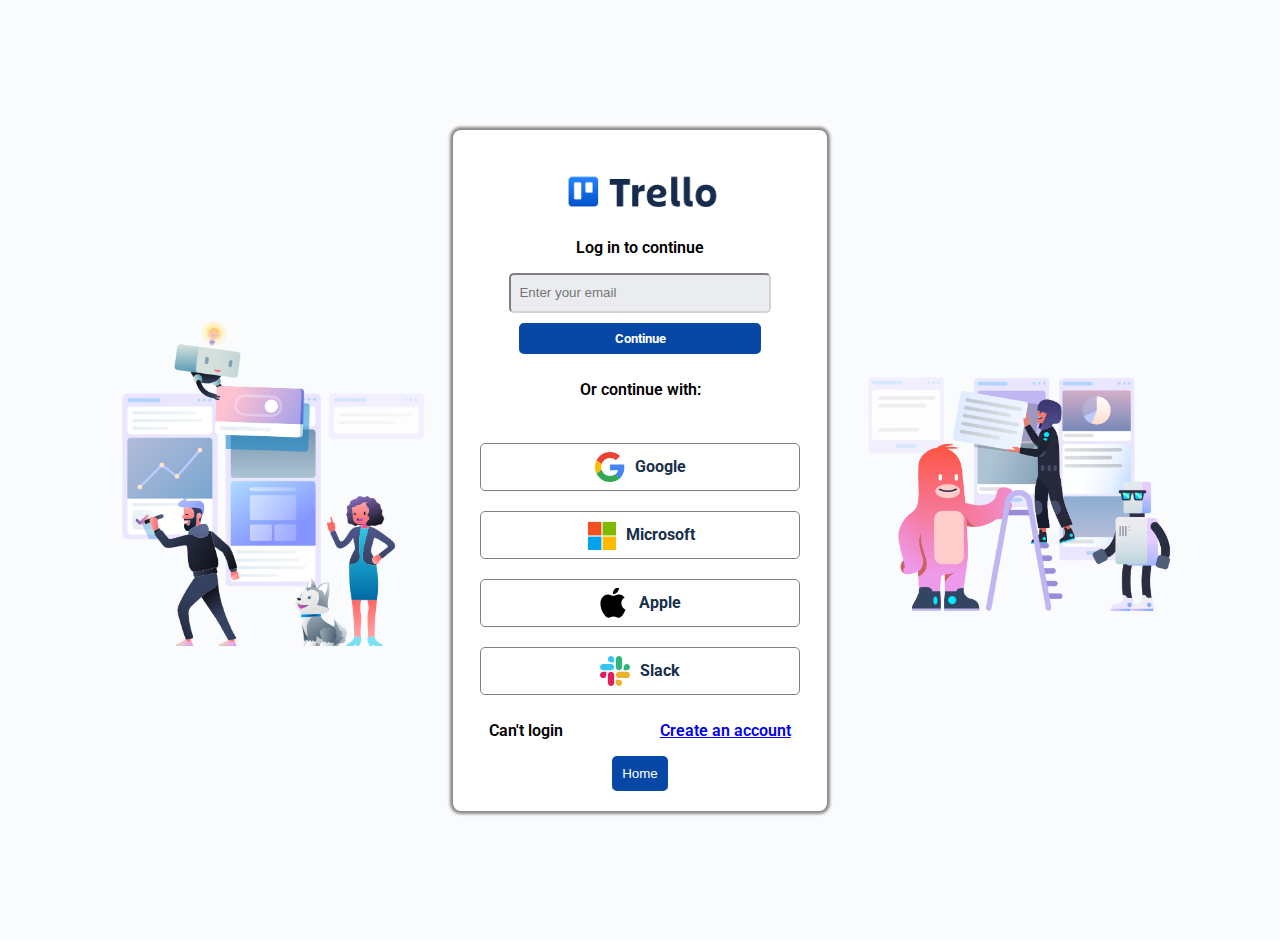
<file: docs/page02.html>
<!DOCTYPE html>
<html>
    <head>
        <title>Login Page</title>
        <meta name="viewport" content="width=device-width, initial-scale=1.0" />
        <meta http-equiv="Content-Type" content="text/html; charset=utf-8">
        <link rel="stylesheet" href="style2.css"/>
    </head>
    <body>
        <div class="container">
            <div class="login-inner-cont">
            <img class="img1" src="./images/Screenshot 2024-03-09 141507.png" alt="img"/>
            <div class="card">
                <div class="card1" style="text-align: center;border:none">
                    <div class="inner-card1">
                <img class="login-logo" src="./images/Screenshot 2024-03-09 142058.png" alt="logo"/>
                <p>Log in to continue</p>
                <input type="email" class="email-inputs" placeholder="Enter your email"/>
                <button class="login-btn">Continue</button>
                <p>Or continue with:</p>
            </div>
            </div>
                <div class="card1">
                    <svg xmlns="http://www.w3.org/2000/svg" viewBox="0 0 48 48" width="30" height="30">
                        <path fill="#EA4335" d="M24 9.5c3.54 0 6.71 1.22 9.21 3.6l6.85-6.85C35.9 2.38 30.47 0 24 0 14.62 0 6.51 5.38 2.56 13.22l7.98 6.19C12.43 13.72 17.74 9.5 24 9.5z"/>
                        <path fill="#4285F4" d="M46.98 24.55c0-1.57-.15-3.09-.38-4.55H24v9.02h12.94c-.58 2.96-2.26 5.48-4.78 7.18l7.73 6c4.51-4.18 7.09-10.36 7.09-17.65z"/>
                        <path fill="#FBBC05" d="M10.53 28.59c-.48-1.45-.76-2.99-.76-4.59s.27-3.14.76-4.59l-7.98-6.19C.92 16.46 0 20.12 0 24c0 3.88.92 7.54 2.56 10.78l7.97-6.19z"/>
                        <path fill="#34A853" d="M24 48c6.48 0 11.93-2.13 15.89-5.81l-7.73-6c-2.15 1.45-4.92 2.3-8.16 2.3-6.26 0-11.57-4.22-13.47-9.91l-7.98 6.19C6.51 42.62 14.62 48 24 48z"/>
                        <path fill="none" d="M0 0h48v48H0z"/>
                    </svg>
                    <span style="font-weight:bold;color:#172f4b;">Google</span>
                </div>
                <div class="card1">
                    <svg height="30" width="30" style="enable-background:new 0 0 48 48;" version="1.1" viewBox="0 0 48 48" width="48px" xml:space="preserve" xmlns="http://www.w3.org/2000/svg" xmlns:xlink="http://www.w3.org/1999/xlink">
                        <g id="_x32_16-microsoft">
                            <g>
                                <rect height="21.565" style="fill:#F25022;" width="21.5648" x="3.0905" y="3.0904"/>
                                <rect height="21.565" style="fill:#7FBA00;" width="21.5648" x="26.5446" y="3.0904"/>
                                <rect height="21.5651" style="fill:#00A4EF;" width="21.5648" x="3.0905" y="26.5444"/>
                                <rect height="21.5651" style="fill:#FFB900;" width="21.5648" x="26.5446" y="26.5444"/>
                            </g>
                        </g>
                        <g id="Layer_1"/>
                    </svg>
                    <span style="font-weight:bold;color:#172f4b;">Microsoft</span>
                </div>
                <div class="card1">
                    <svg enable-background="new 0 0 48 48" height="30" width="30" id="Layer_1" version="1.1" viewBox="0 0 48 48" width="48px" xml:space="preserve" xmlns="http://www.w3.org/2000/svg" xmlns:xlink="http://www.w3.org/1999/xlink">
                        <g>
                            <path d="M35.777,24.517c-0.062-6.232,5.082-9.221,5.312-9.372c-2.891-4.227-7.395-4.807-8.998-4.873   c-3.83-0.389-7.477,2.256-9.42,2.256c-1.939,0-4.941-2.199-8.117-2.143c-4.178,0.062-8.029,2.43-10.179,6.17   c-4.339,7.527-1.11,18.682,3.118,24.791c2.067,2.986,4.532,6.346,7.766,6.223c3.117-0.123,4.293-2.016,8.061-2.016   s4.826,2.016,8.123,1.953c3.352-0.061,5.477-3.043,7.527-6.041c2.373-3.469,3.35-6.828,3.408-6.998   C42.305,34.433,35.844,31.958,35.777,24.517z"/>
                            <path d="M29.582,6.229c1.715-2.082,2.877-4.975,2.561-7.855c-2.475,0.1-5.471,1.645-7.248,3.725   c-1.592,1.846-2.984,4.785-2.611,7.613C25.045,9.926,27.861,8.307,29.582,6.229z"/>
                        </g>
                    </svg>
                    <span style="font-weight:bold;color:#172f4b;">Apple</span>
                </div>
                <div class="card1">
                    <svg height="30" width="30" style="fill-rule:evenodd;clip-rule:evenodd;stroke-linejoin:round;stroke-miterlimit:2;" version="1.1" viewBox="0 0 512 512" width="100%" xml:space="preserve" xmlns="http://www.w3.org/2000/svg" xmlns:serif="http://www.serif.com/" xmlns:xlink="http://www.w3.org/1999/xlink"><g><g><path d="M107.57,323.544c0,29.603 -24.182,53.785 -53.785,53.785c-29.602,0 -53.785,-24.182 -53.785,-53.785c0,-29.602 24.183,-53.785 53.785,-53.785l53.785,0l0,53.785Z" style="fill:#e01e5a;fill-rule:nonzero;"/><path d="M134.671,323.544c0,-29.602 24.183,-53.785 53.785,-53.785c29.603,0 53.785,24.183 53.785,53.785l0,134.671c0,29.603 -24.182,53.785 -53.785,53.785c-29.602,0 -53.785,-24.182 -53.785,-53.785l0,-134.671Z" style="fill:#e01e5a;fill-rule:nonzero;"/></g><g><path d="M188.456,107.57c-29.602,0 -53.785,-24.182 -53.785,-53.785c0,-29.602 24.183,-53.785 53.785,-53.785c29.603,0 53.785,24.183 53.785,53.785l0,53.785l-53.785,0Z" style="fill:#36c5f0;fill-rule:nonzero;"/><path d="M188.456,134.671c29.603,0 53.785,24.183 53.785,53.785c0,29.603 -24.182,53.785 -53.785,53.785l-134.671,0c-29.602,0 -53.785,-24.182 -53.785,-53.785c0,-29.602 24.183,-53.785 53.785,-53.785l134.671,0Z" style="fill:#36c5f0;fill-rule:nonzero;"/></g><g><path d="M404.43,188.456c0,-29.602 24.183,-53.785 53.785,-53.785c29.603,0 53.785,24.183 53.785,53.785c0,29.603 -24.182,53.785 -53.785,53.785l-53.785,0l0,-53.785Z" style="fill:#2eb67d;fill-rule:nonzero;"/><path d="M377.329,188.456c0,29.603 -24.182,53.785 -53.785,53.785c-29.602,0 -53.785,-24.182 -53.785,-53.785l0,-134.671c0,-29.602 24.183,-53.785 53.785,-53.785c29.603,0 53.785,24.183 53.785,53.785l0,134.671Z" style="fill:#2eb67d;fill-rule:nonzero;"/></g><g><path d="M323.544,404.43c29.603,0 53.785,24.183 53.785,53.785c0,29.603 -24.182,53.785 -53.785,53.785c-29.602,0 -53.785,-24.182 -53.785,-53.785l0,-53.785l53.785,0Z" style="fill:#ecb22e;fill-rule:nonzero;"/><path d="M323.544,377.329c-29.602,0 -53.785,-24.182 -53.785,-53.785c0,-29.602 24.183,-53.785 53.785,-53.785l134.671,0c29.603,0 53.785,24.183 53.785,53.785c0,29.603 -24.182,53.785 -53.785,53.785l-134.671,0Z" style="fill:#ecb22e;fill-rule:nonzero;"/></g></g></svg>
                    <span style="font-weight:bold;color:#172f4b;">Slack</span>
                </div>
            <div class="flexi" style="width:90%;">
                <p style="margin-right:10px;">Can't login</p>
                <a href="page03.html"><p style="margin-left:10px;">Create an account</p></a>
            </div>
            <a href="index.html"><button class="backBtn">Home</button></a>
            </div>
            <img class="img2" src="./images/Screenshot 2024-03-09 141532.png" alt="img"/>
        </div>
        </div>
    </body>
</html>
</file>
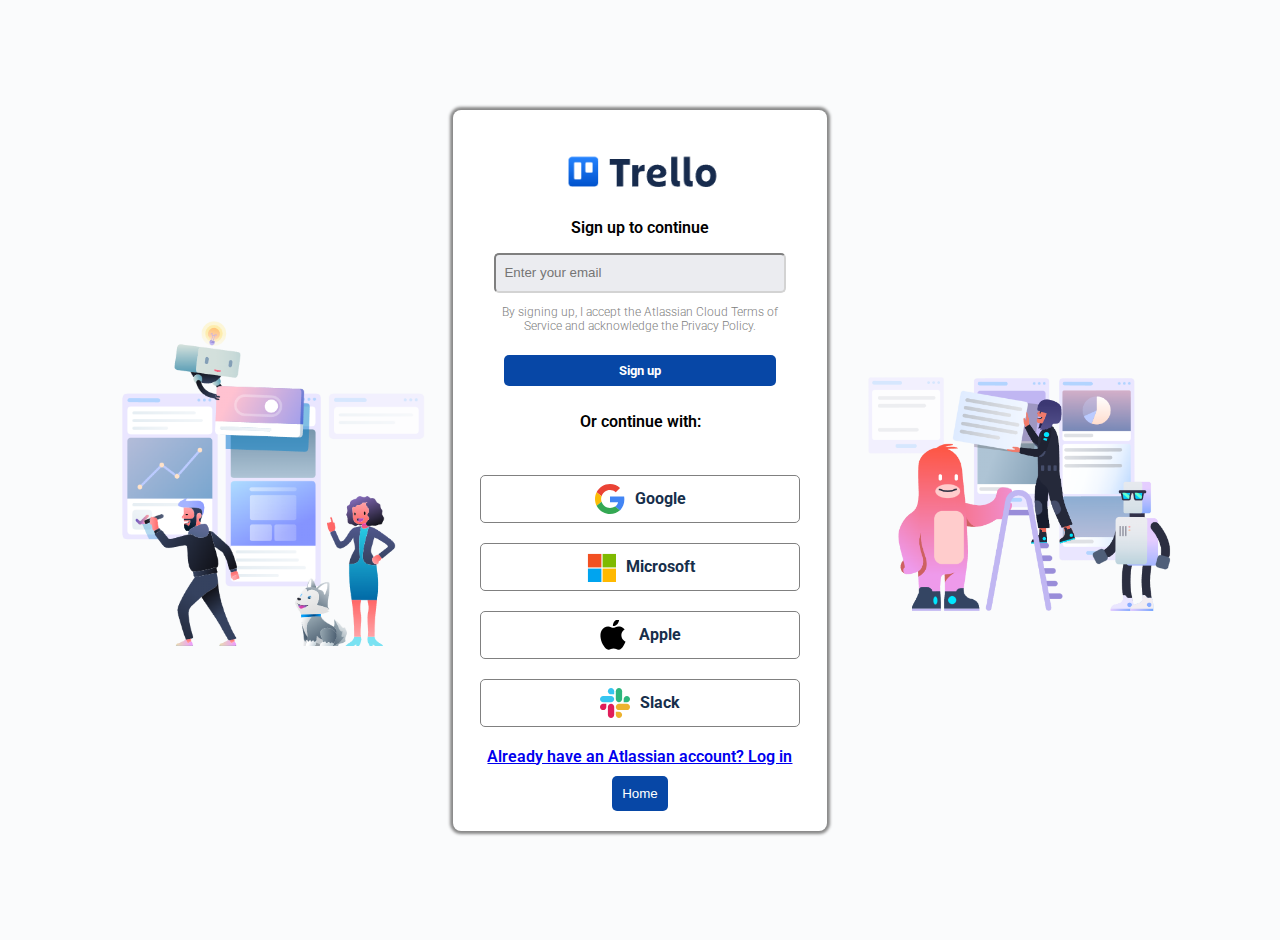
<file: docs/page03.html>
<!DOCTYPE html>
<html>
    <head>
        <title>Sign up Page</title>
        <meta name="viewport" content="width=device-width, initial-scale=1.0" />
        <meta http-equiv="Content-Type" content="text/html; charset=utf-8">
        <link rel="stylesheet" href="style2.css"/>
    </head>
    <body>
        <div class="container">
            <div class="login-inner-cont">
            <img class="img1" src="./images/Screenshot 2024-03-09 141507.png" alt="img"/>
            <div class="card">
                <div class="card1" style="text-align: center;border:none">
                    <div class="inner-card1">
                <img class="login-logo" src="./images/Screenshot 2024-03-09 142058.png" alt="logo"/>
                <p>Sign up to continue</p>
                <input type="email" class="email-inputs" placeholder="Enter your email"/>
                <p style="font-weight:300;font-size:12px;color:grey;">By signing up, I accept the Atlassian Cloud Terms of Service and acknowledge the Privacy Policy.</p>
                <button class="login-btn">Sign up</button>
                <p>Or continue with:</p>
            </div>
            </div>
                <div class="card1">
                    <svg xmlns="http://www.w3.org/2000/svg" viewBox="0 0 48 48" width="30" height="30">
                        <path fill="#EA4335" d="M24 9.5c3.54 0 6.71 1.22 9.21 3.6l6.85-6.85C35.9 2.38 30.47 0 24 0 14.62 0 6.51 5.38 2.56 13.22l7.98 6.19C12.43 13.72 17.74 9.5 24 9.5z"/>
                        <path fill="#4285F4" d="M46.98 24.55c0-1.57-.15-3.09-.38-4.55H24v9.02h12.94c-.58 2.96-2.26 5.48-4.78 7.18l7.73 6c4.51-4.18 7.09-10.36 7.09-17.65z"/>
                        <path fill="#FBBC05" d="M10.53 28.59c-.48-1.45-.76-2.99-.76-4.59s.27-3.14.76-4.59l-7.98-6.19C.92 16.46 0 20.12 0 24c0 3.88.92 7.54 2.56 10.78l7.97-6.19z"/>
                        <path fill="#34A853" d="M24 48c6.48 0 11.93-2.13 15.89-5.81l-7.73-6c-2.15 1.45-4.92 2.3-8.16 2.3-6.26 0-11.57-4.22-13.47-9.91l-7.98 6.19C6.51 42.62 14.62 48 24 48z"/>
                        <path fill="none" d="M0 0h48v48H0z"/>
                    </svg>
                    <span style="font-weight:bold;color:#172f4b;">Google</span>
                </div>
                <div class="card1">
                    <svg height="30" width="30" style="enable-background:new 0 0 48 48;" version="1.1" viewBox="0 0 48 48" width="48px" xml:space="preserve" xmlns="http://www.w3.org/2000/svg" xmlns:xlink="http://www.w3.org/1999/xlink">
                        <g id="_x32_16-microsoft">
                            <g>
                                <rect height="21.565" style="fill:#F25022;" width="21.5648" x="3.0905" y="3.0904"/>
                                <rect height="21.565" style="fill:#7FBA00;" width="21.5648" x="26.5446" y="3.0904"/>
                                <rect height="21.5651" style="fill:#00A4EF;" width="21.5648" x="3.0905" y="26.5444"/>
                                <rect height="21.5651" style="fill:#FFB900;" width="21.5648" x="26.5446" y="26.5444"/>
                            </g>
                        </g>
                        <g id="Layer_1"/>
                    </svg>
                    <span style="font-weight:bold;color:#172f4b;">Microsoft</span>
                </div>
                <div class="card1">
                    <svg enable-background="new 0 0 48 48" height="30" width="30" id="Layer_1" version="1.1" viewBox="0 0 48 48" width="48px" xml:space="preserve" xmlns="http://www.w3.org/2000/svg" xmlns:xlink="http://www.w3.org/1999/xlink">
                        <g>
                            <path d="M35.777,24.517c-0.062-6.232,5.082-9.221,5.312-9.372c-2.891-4.227-7.395-4.807-8.998-4.873   c-3.83-0.389-7.477,2.256-9.42,2.256c-1.939,0-4.941-2.199-8.117-2.143c-4.178,0.062-8.029,2.43-10.179,6.17   c-4.339,7.527-1.11,18.682,3.118,24.791c2.067,2.986,4.532,6.346,7.766,6.223c3.117-0.123,4.293-2.016,8.061-2.016   s4.826,2.016,8.123,1.953c3.352-0.061,5.477-3.043,7.527-6.041c2.373-3.469,3.35-6.828,3.408-6.998   C42.305,34.433,35.844,31.958,35.777,24.517z"/>
                            <path d="M29.582,6.229c1.715-2.082,2.877-4.975,2.561-7.855c-2.475,0.1-5.471,1.645-7.248,3.725   c-1.592,1.846-2.984,4.785-2.611,7.613C25.045,9.926,27.861,8.307,29.582,6.229z"/>
                        </g>
                    </svg>
                    <span style="font-weight:bold;color:#172f4b;">Apple</span>
                </div>
                <div class="card1">
                    <svg height="30" width="30" style="fill-rule:evenodd;clip-rule:evenodd;stroke-linejoin:round;stroke-miterlimit:2;" version="1.1" viewBox="0 0 512 512" width="100%" xml:space="preserve" xmlns="http://www.w3.org/2000/svg" xmlns:serif="http://www.serif.com/" xmlns:xlink="http://www.w3.org/1999/xlink"><g><g><path d="M107.57,323.544c0,29.603 -24.182,53.785 -53.785,53.785c-29.602,0 -53.785,-24.182 -53.785,-53.785c0,-29.602 24.183,-53.785 53.785,-53.785l53.785,0l0,53.785Z" style="fill:#e01e5a;fill-rule:nonzero;"/><path d="M134.671,323.544c0,-29.602 24.183,-53.785 53.785,-53.785c29.603,0 53.785,24.183 53.785,53.785l0,134.671c0,29.603 -24.182,53.785 -53.785,53.785c-29.602,0 -53.785,-24.182 -53.785,-53.785l0,-134.671Z" style="fill:#e01e5a;fill-rule:nonzero;"/></g><g><path d="M188.456,107.57c-29.602,0 -53.785,-24.182 -53.785,-53.785c0,-29.602 24.183,-53.785 53.785,-53.785c29.603,0 53.785,24.183 53.785,53.785l0,53.785l-53.785,0Z" style="fill:#36c5f0;fill-rule:nonzero;"/><path d="M188.456,134.671c29.603,0 53.785,24.183 53.785,53.785c0,29.603 -24.182,53.785 -53.785,53.785l-134.671,0c-29.602,0 -53.785,-24.182 -53.785,-53.785c0,-29.602 24.183,-53.785 53.785,-53.785l134.671,0Z" style="fill:#36c5f0;fill-rule:nonzero;"/></g><g><path d="M404.43,188.456c0,-29.602 24.183,-53.785 53.785,-53.785c29.603,0 53.785,24.183 53.785,53.785c0,29.603 -24.182,53.785 -53.785,53.785l-53.785,0l0,-53.785Z" style="fill:#2eb67d;fill-rule:nonzero;"/><path d="M377.329,188.456c0,29.603 -24.182,53.785 -53.785,53.785c-29.602,0 -53.785,-24.182 -53.785,-53.785l0,-134.671c0,-29.602 24.183,-53.785 53.785,-53.785c29.603,0 53.785,24.183 53.785,53.785l0,134.671Z" style="fill:#2eb67d;fill-rule:nonzero;"/></g><g><path d="M323.544,404.43c29.603,0 53.785,24.183 53.785,53.785c0,29.603 -24.182,53.785 -53.785,53.785c-29.602,0 -53.785,-24.182 -53.785,-53.785l0,-53.785l53.785,0Z" style="fill:#ecb22e;fill-rule:nonzero;"/><path d="M323.544,377.329c-29.602,0 -53.785,-24.182 -53.785,-53.785c0,-29.602 24.183,-53.785 53.785,-53.785l134.671,0c29.603,0 53.785,24.183 53.785,53.785c0,29.603 -24.182,53.785 -53.785,53.785l-134.671,0Z" style="fill:#ecb22e;fill-rule:nonzero;"/></g></g></svg>
                    <span style="font-weight:bold;color:#172f4b;">Slack</span>
                </div>
            <a href="page02.html" style="margin:10px;">Already have an Atlassian account? Log in</a>
            <a href="index.html"><button class="backBtn">Home</button></a>
            </div>
            <img class="img2" src="./images/Screenshot 2024-03-09 141532.png" alt="img"/>
        </div>
        </div>
    </body>
</html>
</file>
<file: docs/style2.css>
@import url('https://fonts.googleapis.com/css2?family=Bree+Serif&family=Caveat:wght@400;700&family=Lobster&family=Monoton&family=Open+Sans:ital,wght@0,400;0,700;1,400;1,700&family=Playfair+Display+SC:ital,wght@0,400;0,700;1,700&family=Playfair+Display:ital,wght@0,400;0,700;1,700&family=Roboto:ital,wght@0,400;0,700;1,400;1,700&family=Source+Sans+Pro:ital,wght@0,400;0,700;1,700&family=Work+Sans:ital,wght@0,400;0,700;1,700&display=swap');

body{
    margin:0;
    padding:0;
}
h1,p{
    font-family: "Roboto";
}
.container{
    display:flex;
    flex-direction:column;
    justify-content:center;
    align-items: center;
    background-color:#FAFBFC;
    font-family: "Roboto";
    padding:20px;
    min-height:100vh;
}
.login-inner-cont{
    display: flex;
    justify-content: center;
    align-items: center;
    width:90%;
    font-family: "Roboto";
}
.img1,.img2{
    width:30%;
    margin:10px;
}
.card{
    font-weight:600;
    background-color: white;
    font-family:"Roboto";
    padding: 20px;
    width:30%;
    border-radius:8px;
    box-shadow:0px 0px 3px 3px #888888;
    display: flex;
    flex-direction: column;
    justify-content: center;
    align-items: center;
}
.login-logo{
    height:50px;
}
.email-inputs{
    padding:8px;
    height:20px;
    border-color:lightgrey;
    background-color:#ebecf0;
    border-radius:5px;
    width:90%;

}
.login-btn{
    text-align: center;
    background-color: #0747A6;
    font-family:"Roboto";
    color:white;
    padding:8px;
    border-width:0;
    margin-top:10px;
    margin-bottom:10px;
    width:90%;
    border-radius:5px;
    font-weight: bold;
}
@media (max-width:1024px){
    .img1,.img2{
        display:none;
    }
    .card{
        width:90%;
    }
    .inner-card1{
        width:90%;
    }
}

.card1 {
    display: flex;
    justify-content: center;
    align-items: center;
    border:1px solid grey;
    width:90%; 
    padding:8px;
    border-radius:5px;
    margin:10px;
    font-family: "Roboto";
}

.card1 svg{
    margin-right:10px;
}
.backBtn{
    text-align:center;
    padding:10px;
    background-color:#0747A6;
    color:white;
    border-radius:5px;
    border-width:0;
}
button{
    cursor:pointer;
}
@media (max-width:1023px){
    .flexi{
        text-align: center;
    }
}
@media (min-width:1024px){
.flexi{
    display: flex;
    justify-content: space-between;
    width:90%;
}
}
</file>
